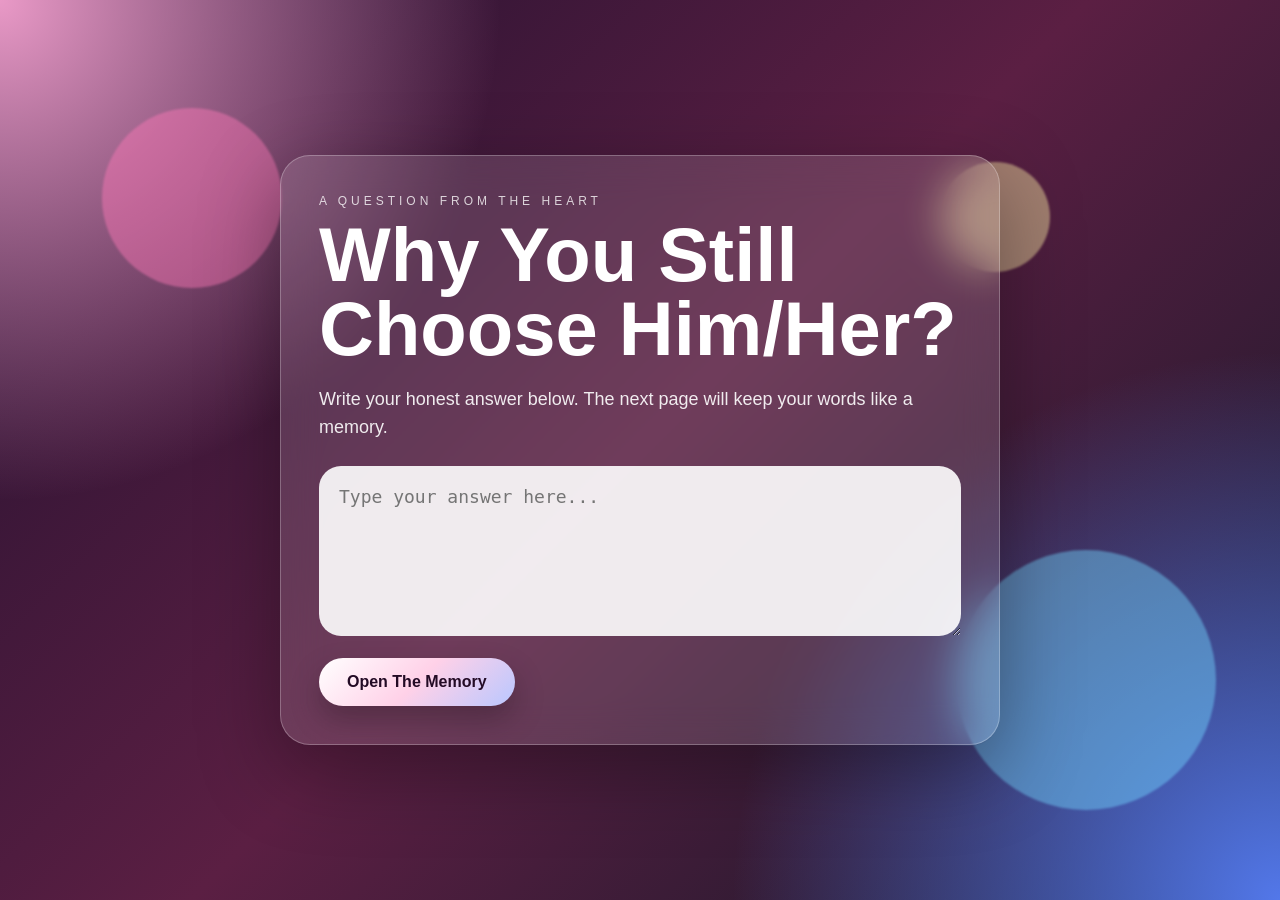
<file: index.html>
<!DOCTYPE html>
<html lang="en">
<head>
  <meta charset="UTF-8" />
  <meta name="viewport" content="width=device-width, initial-scale=1.0" />
  <title>Why You Still Choose Him/Her?</title>
  <link rel="stylesheet" href="style.css" />
</head>
<body class="page-one">
  <main class="hero">
    <div class="floating-shape shape-one"></div>
    <div class="floating-shape shape-two"></div>
    <div class="floating-shape shape-three"></div>

    <section class="card input-card">
      <p class="small-title">A question from the heart</p>
      <h1>Why You Still Choose Him/Her?</h1>
      <p class="subtitle">Write your honest answer below. The next page will keep your words like a memory.</p>

      <form id="loveForm">
        <textarea id="userInput" placeholder="Type your answer here..." required></textarea>
        <button type="submit">Open The Memory</button>
      </form>
    </section>
  </main>

  <script src="script.js"></script>
</body>
</html>
</file>
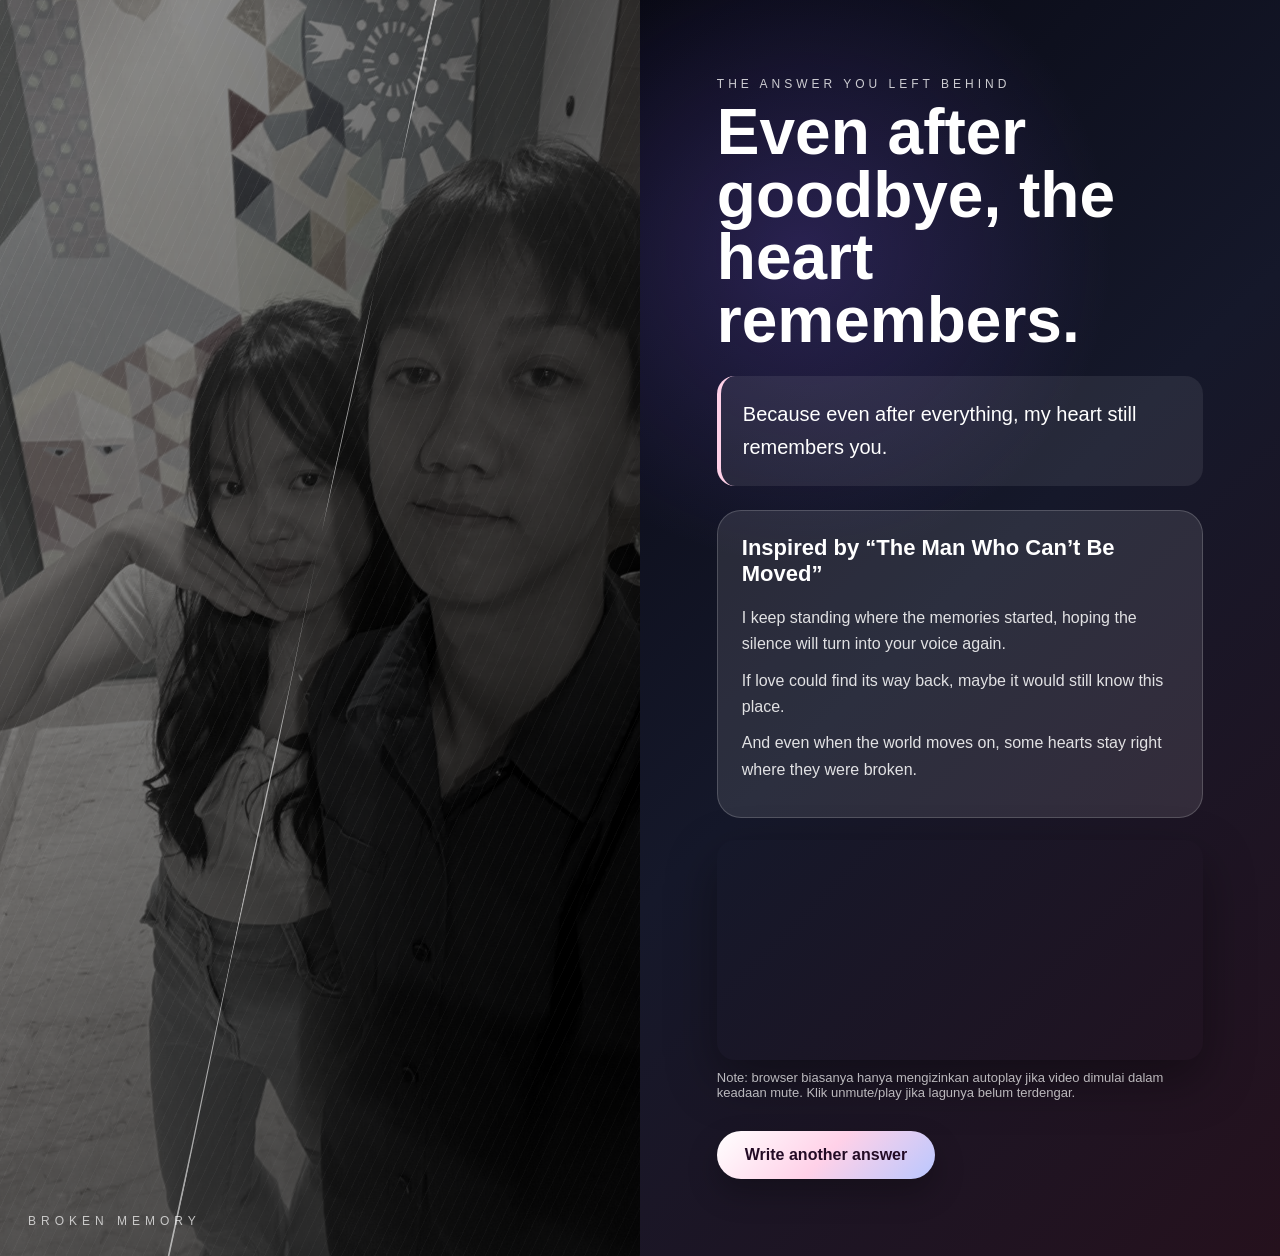
<file: result.html>
<!DOCTYPE html>
<html lang="en">
<head>
  <meta charset="UTF-8" />
  <meta name="viewport" content="width=device-width, initial-scale=1.0" />
  <title>Broken Memory</title>
  <link rel="stylesheet" href="style.css" />
</head>
<body class="result-page">
  <main class="result-layout">
    <section class="photo-side">
      <!-- FOTO DI-EMBED LANGSUNG DI HTML. Jadi aman di GitHub Pages, tidak perlu folder assets. -->
      <img alt="Memory photo" src="[data-uri]" />
      <div class="crack"></div>
    </section>

    <section class="content-side">
      <div class="content-box">
        <p class="small-title">The answer you left behind</p>
        <h1>Even after goodbye, the heart remembers.</h1>

        <div class="user-answer" id="answerText"></div>

        <div class="lyric-card">
          <h2>Inspired by “The Man Who Can’t Be Moved”</h2>
          <p>I keep standing where the memories started, hoping the silence will turn into your voice again.</p>
          <p>If love could find its way back, maybe it would still know this place.</p>
          <p>And even when the world moves on, some hearts stay right where they were broken.</p>
        </div>

        <div class="music-box">
          <iframe
            src="https://www.youtube.com/embed/gS9o1FAszdk?autoplay=1&mute=1&loop=1&playlist=gS9o1FAszdk"
            title="The Man Who Can't Be Moved"
            allow="autoplay; encrypted-media; picture-in-picture"
            allowfullscreen>
          </iframe>
        </div>
        <p class="music-note">Note: browser biasanya hanya mengizinkan autoplay jika video dimulai dalam keadaan mute. Klik unmute/play jika lagunya belum terdengar.</p>

        <a class="back-link" href="index.html">Write another answer</a>
      </div>
    </section>
  </main>

  <script src="script.js"></script>
</body>
</html>
</file>
<file: style.css>
* {
  box-sizing: border-box;
}

body {
  margin: 0;
  min-height: 100vh;
  font-family: Arial, Helvetica, sans-serif;
  color: white;
  overflow-x: hidden;
}

.page-one {
  background:
    radial-gradient(circle at top left, rgba(255, 168, 215, 0.9), transparent 32%),
    radial-gradient(circle at bottom right, rgba(90, 130, 255, 0.9), transparent 35%),
    linear-gradient(135deg, #20102f, #5b1f43, #111827);
}

.hero {
  min-height: 100vh;
  display: flex;
  align-items: center;
  justify-content: center;
  padding: 24px;
  position: relative;
}

.card {
  width: min(720px, 100%);
  background: rgba(255, 255, 255, 0.13);
  border: 1px solid rgba(255, 255, 255, 0.26);
  border-radius: 30px;
  padding: 38px;
  backdrop-filter: blur(20px);
  box-shadow: 0 25px 80px rgba(0, 0, 0, 0.35);
  position: relative;
  z-index: 2;
}

.small-title {
  margin: 0 0 10px;
  text-transform: uppercase;
  letter-spacing: 4px;
  font-size: 12px;
  opacity: 0.78;
}

h1 {
  margin: 0;
  font-size: clamp(36px, 7vw, 76px);
  line-height: 0.98;
}

.subtitle {
  margin: 18px 0 24px;
  font-size: 18px;
  line-height: 1.6;
  opacity: 0.9;
}

textarea {
  width: 100%;
  min-height: 170px;
  border: none;
  outline: none;
  resize: vertical;
  border-radius: 22px;
  padding: 20px;
  font-size: 18px;
  color: #21152c;
  background: rgba(255, 255, 255, 0.9);
}

button,
.back-link {
  display: inline-block;
  margin-top: 18px;
  border: none;
  border-radius: 999px;
  padding: 15px 28px;
  font-size: 16px;
  font-weight: 700;
  color: #230b25;
  background: linear-gradient(135deg, #fff, #ffd1e8, #b9c7ff);
  cursor: pointer;
  text-decoration: none;
  box-shadow: 0 14px 30px rgba(0, 0, 0, 0.25);
}

.floating-shape {
  position: absolute;
  border-radius: 50%;
  filter: blur(1px);
  opacity: 0.45;
}

.shape-one {
  width: 180px;
  height: 180px;
  background: #ff79b8;
  left: 8%;
  top: 12%;
}

.shape-two {
  width: 260px;
  height: 260px;
  background: #72d6ff;
  right: 5%;
  bottom: 10%;
}

.shape-three {
  width: 110px;
  height: 110px;
  background: #fff0a8;
  right: 18%;
  top: 18%;
}

/* Result page */
.result-page {
  background: #06070d;
}

.result-layout {
  min-height: 100vh;
  display: grid;
  grid-template-columns: 1fr 1fr;
}

.photo-side {
  position: relative;
  min-height: 100vh;
  overflow: hidden;
  background: #111;
}

.photo-side img {
  width: 100%;
  height: 100%;
  object-fit: cover;
  filter: grayscale(0.9) contrast(1.08) brightness(0.75);
  transform: scale(1.03);
}

.photo-side::before {
  content: "";
  position: absolute;
  inset: 0;
  background:
    linear-gradient(110deg, rgba(0, 0, 0, 0.18), rgba(0, 0, 0, 0.76)),
    repeating-linear-gradient(115deg, rgba(255, 255, 255, 0.08) 0 1px, transparent 1px 10px);
  z-index: 1;
}

.photo-side::after {
  content: "BROKEN MEMORY";
  position: absolute;
  left: 28px;
  bottom: 28px;
  z-index: 2;
  font-size: 12px;
  letter-spacing: 5px;
  color: rgba(255, 255, 255, 0.7);
}

.crack {
  position: absolute;
  z-index: 2;
  left: 46%;
  top: -10%;
  width: 3px;
  height: 125%;
  background: rgba(255, 255, 255, 0.58);
  box-shadow: 0 0 18px rgba(255, 255, 255, 0.45);
  transform: rotate(12deg);
  clip-path: polygon(40% 0, 100% 8%, 40% 18%, 75% 30%, 25% 42%, 80% 56%, 35% 70%, 90% 84%, 45% 100%, 0 100%, 35% 82%, 5% 66%, 50% 52%, 15% 38%, 65% 25%, 20% 12%, 60% 0);
}

.content-side {
  min-height: 100vh;
  padding: clamp(28px, 6vw, 78px);
  display: flex;
  align-items: center;
  background:
    radial-gradient(circle at 25% 20%, rgba(95, 70, 180, 0.34), transparent 28%),
    linear-gradient(135deg, #070812, #15182a 48%, #25111d);
}

.content-box {
  max-width: 650px;
}

.content-box h1 {
  font-size: clamp(34px, 5vw, 66px);
  margin-bottom: 18px;
}

.user-answer {
  padding: 22px;
  border-left: 4px solid #ffd1e8;
  background: rgba(255, 255, 255, 0.08);
  border-radius: 18px;
  font-size: 20px;
  line-height: 1.65;
  margin: 24px 0;
}

.lyric-card {
  margin-top: 24px;
  padding: 24px;
  border-radius: 24px;
  background: rgba(255, 255, 255, 0.10);
  border: 1px solid rgba(255, 255, 255, 0.18);
}

.lyric-card h2 {
  margin-top: 0;
  font-size: 22px;
}

.lyric-card p {
  margin: 10px 0;
  line-height: 1.65;
  color: rgba(255, 255, 255, 0.86);
}

.music-box {
  margin-top: 22px;
  border-radius: 18px;
  overflow: hidden;
  box-shadow: 0 20px 50px rgba(0,0,0,.35);
}

.music-note {
  font-size: 13px;
  opacity: 0.7;
  margin-top: 10px;
}

iframe {
  display: block;
  width: 100%;
  height: 220px;
  border: none;
}

@media (max-width: 900px) {
  .result-layout {
    grid-template-columns: 1fr;
  }

  .photo-side {
    min-height: 64vh;
  }

  .content-side {
    min-height: auto;
  }
}

@media (max-width: 520px) {
  .card {
    padding: 26px;
    border-radius: 24px;
  }

  textarea {
    min-height: 150px;
  }
}
</file>
